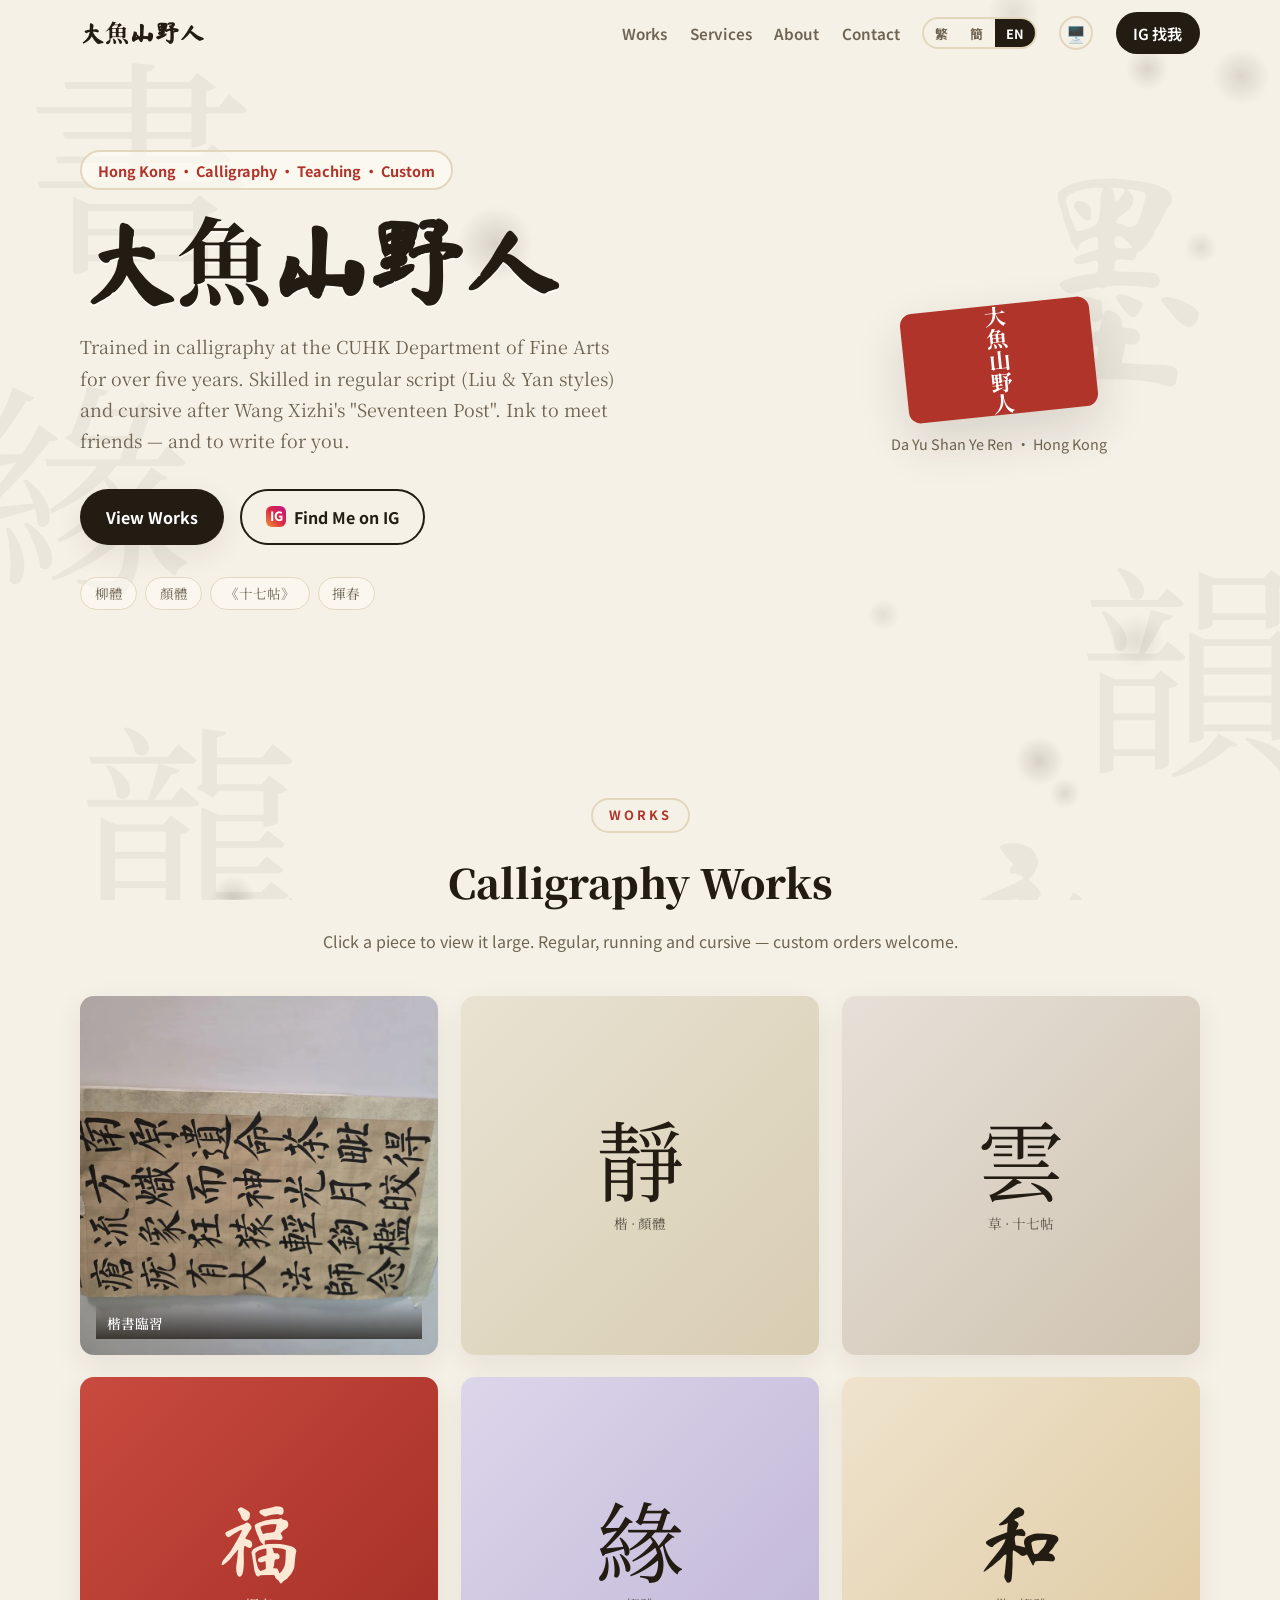
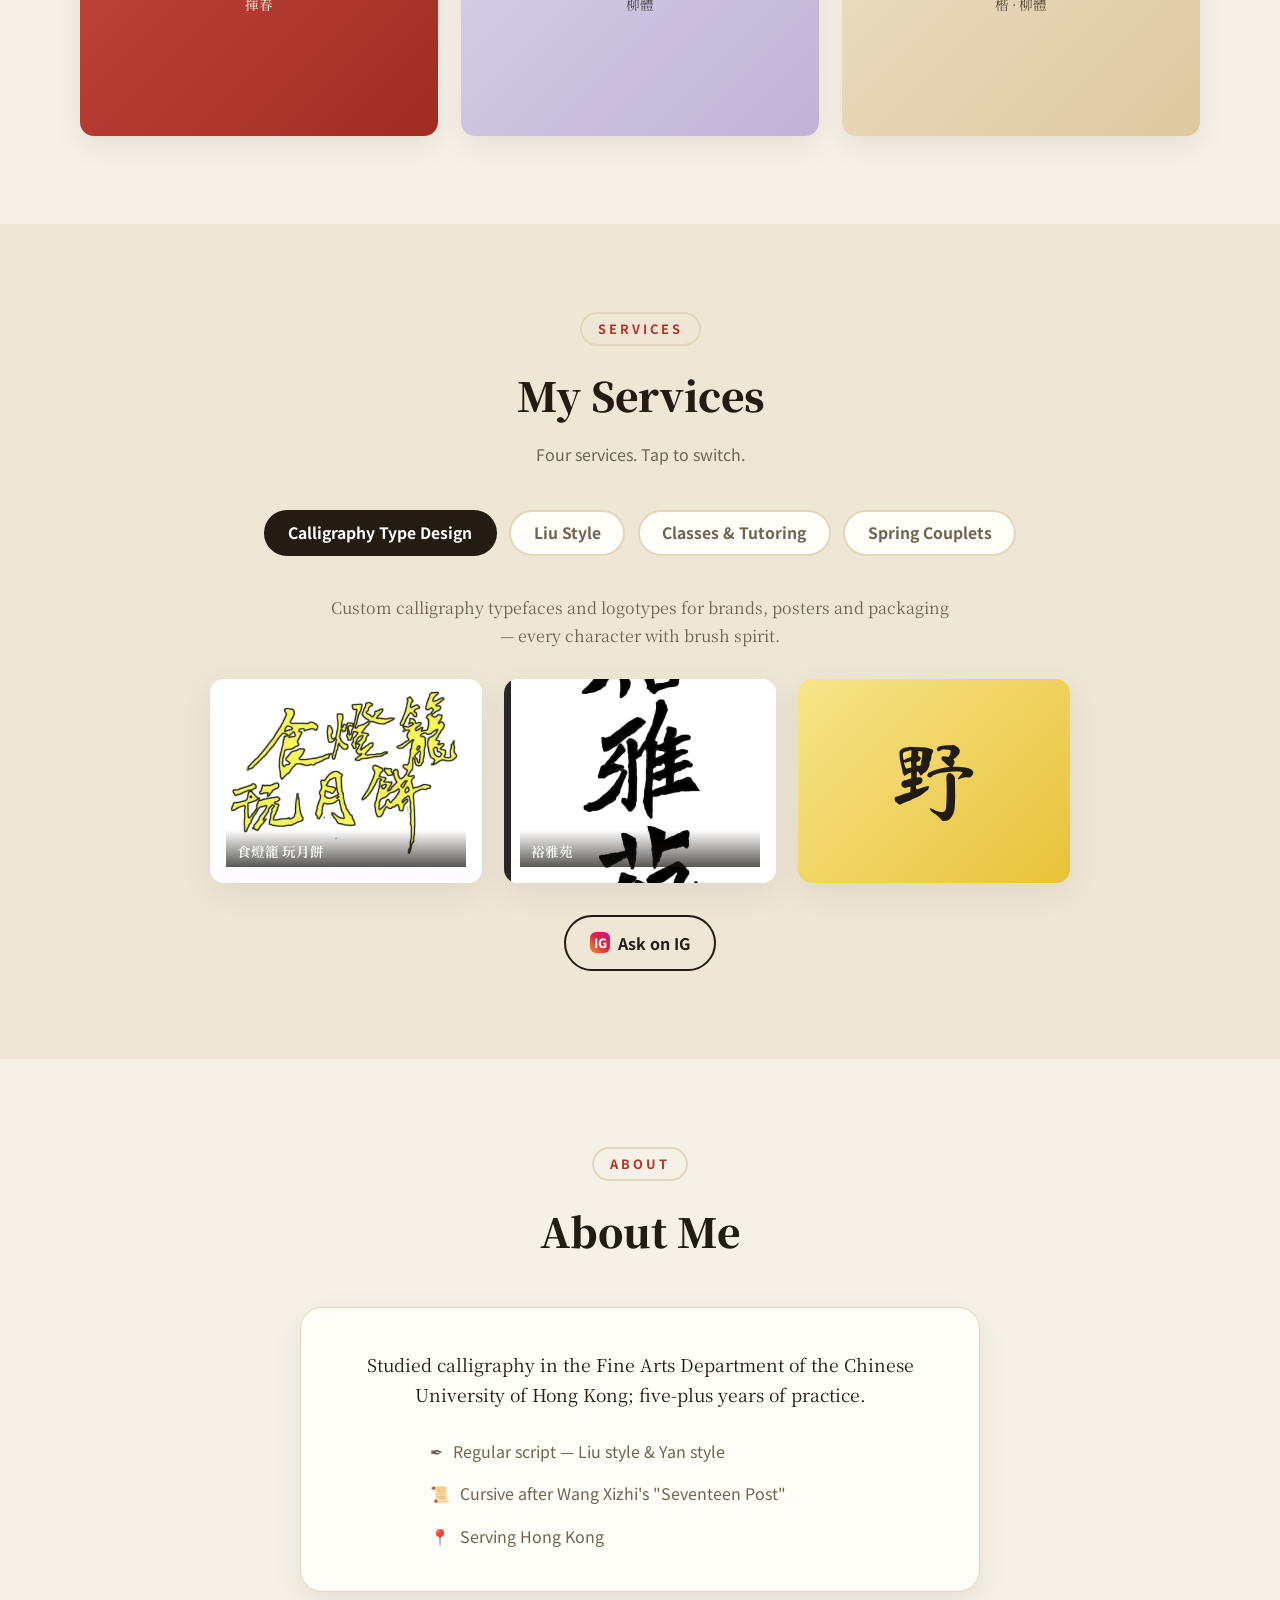
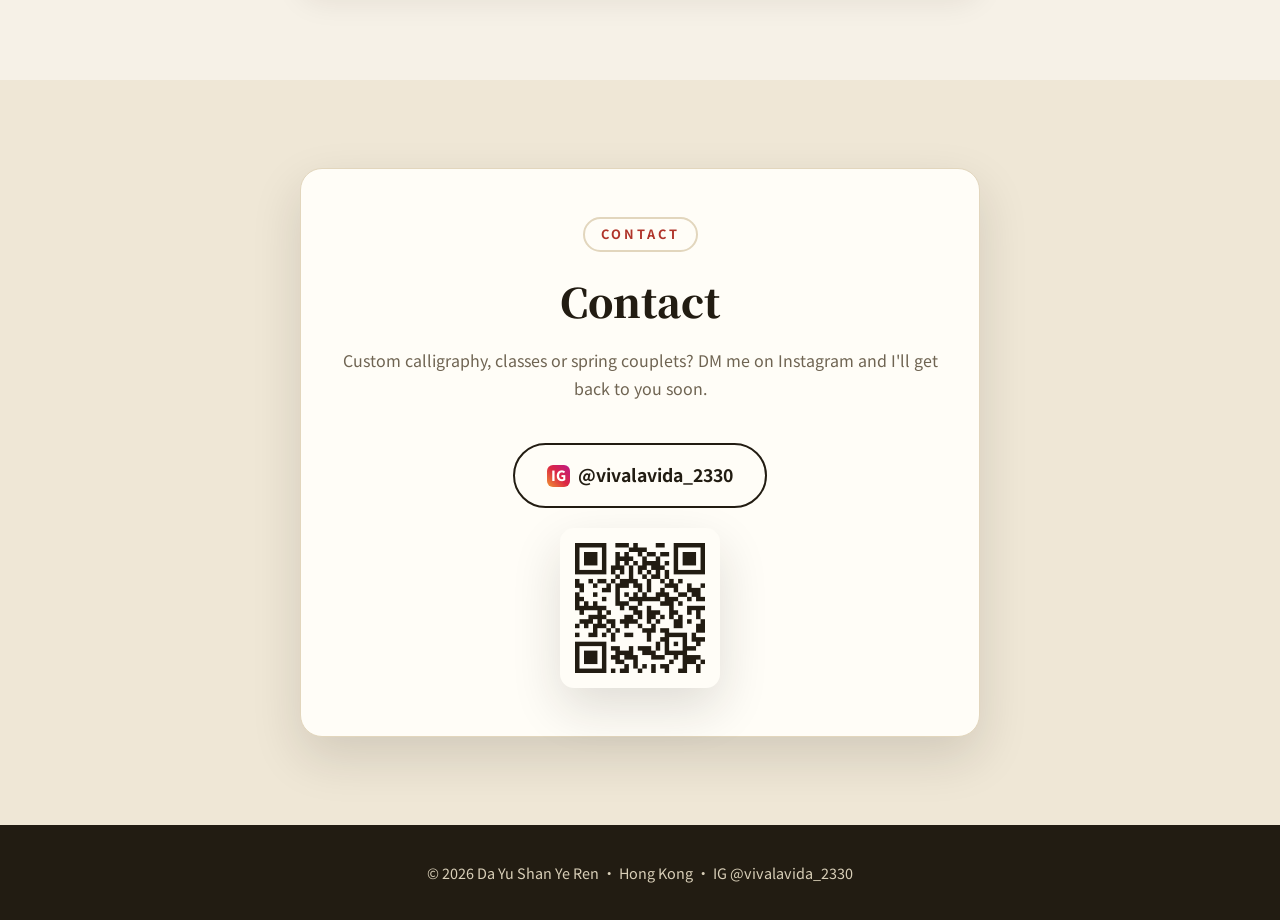
<file: index.html>
<!DOCTYPE html>
<html lang="zh-Hant" data-lang="zh-Hant">
<head>
  <meta charset="UTF-8" />
  <meta name="viewport" content="width=device-width, initial-scale=1.0" />
  <meta name="theme-color" content="#f6f1e7" />
  <title data-i18n="meta.title">大魚山野人 · 香港書法家</title>
  <meta name="description" content="大魚山野人——香港書法家,中大藝術系研習書法五年,擅柳體、顏體與草書《十七帖》,提供書法字體設計、柳體楷書、輔導班與揮春服務。IG @vivalavida_2330" />
  <meta name="robots" content="index, follow" />
  <link rel="canonical" href="https://liliyuen3721-max.github.io/shufa-homepage/" />
  <!-- Open Graph(分享到微信/IG/WhatsApp 的預覽) -->
  <meta property="og:type" content="website" />
  <meta property="og:site_name" content="大魚山野人" />
  <meta property="og:title" content="大魚山野人 · 香港書法家" />
  <meta property="og:description" content="中大藝術系研習書法五年,擅柳體、顏體與草書《十七帖》;提供書法字體設計、柳體楷書、輔導班與揮春。IG @vivalavida_2330" />
  <meta property="og:url" content="https://liliyuen3721-max.github.io/shufa-homepage/" />
  <meta property="og:image" content="https://liliyuen3721-max.github.io/shufa-homepage/assets/works-kaishu.webp" />
  <meta property="og:locale" content="zh_HK" />
  <meta name="twitter:card" content="summary_large_image" />
  <meta name="twitter:title" content="大魚山野人 · 香港書法家" />
  <meta name="twitter:description" content="香港書法家,擅柳體、顏體與草書《十七帖》,提供書法字體設計、輔導班與揮春服務。" />
  <meta name="twitter:image" content="https://liliyuen3721-max.github.io/shufa-homepage/assets/works-kaishu.webp" />
  <!-- 結構化數據:讓搜索引擎識別為「個人/藝術家」 -->
  <script type="application/ld+json">
  {
    "@context": "https://schema.org",
    "@type": "Person",
    "name": "大魚山野人",
    "alternateName": "Da Yu Shan Ye Ren",
    "description": "香港書法家,中大藝術系研習書法五年,擅柳體、顏體與草書《十七帖》。",
    "knowsAbout": ["書法", "楷書", "柳體", "顏體", "草書", "王羲之十七帖", "揮春"],
    "sameAs": ["https://www.instagram.com/vivalavida_2330"],
    "address": { "@type": "PostalAddress", "addressLocality": "香港", "addressCountry": "HK" }
  }
  </script>
  <link rel="icon" href="favicon.svg?v=3" type="image/svg+xml" />
  <link rel="preconnect" href="https://fonts.googleapis.com" />
  <link rel="preconnect" href="https://fonts.gstatic.com" crossorigin />
  <link href="https://fonts.googleapis.com/css2?family=Ma+Shan+Zheng&family=Noto+Serif+SC:wght@500;700;900&family=Noto+Sans+SC:wght@400;500;700&display=swap" rel="stylesheet" />
  <link rel="stylesheet" href="css/style.css?v=3" />
</head>
<body>

  <!-- 墨暈染畫布 + 背景書法字裝飾 -->
  <canvas id="inkCanvas" aria-hidden="true"></canvas>
  <div class="bg-chars" id="bgChars" aria-hidden="true">
    <span class="bg-char" data-speed="-0.12">書</span>
    <span class="bg-char" data-speed="-0.22">墨</span>
    <span class="bg-char" data-speed="-0.08">緣</span>
    <span class="bg-char" data-speed="-0.18">韻</span>
    <span class="bg-char" data-speed="-0.06">龍</span>
    <span class="bg-char" data-speed="-0.26">永</span>
  </div>

  <!-- ============ 導航 ============ -->
  <header class="nav" id="nav">
    <div class="nav-inner container">
      <a class="nav-logo" href="#top">大魚山野人</a>
      <nav class="nav-links" id="navLinks">
        <a href="#works" data-i18n="nav.works">作品</a>
        <a href="#services" data-i18n="nav.services">服務</a>
        <a href="#about" data-i18n="nav.about">關於</a>
        <a href="#contact" data-i18n="nav.contact">聯繫</a>
        <div class="lang-switch" role="group" aria-label="Language">
          <button class="lang-btn" data-lang="zh-Hant" aria-pressed="true">繁</button>
          <button class="lang-btn" data-lang="zh-Hans" aria-pressed="false">簡</button>
          <button class="lang-btn" data-lang="en" aria-pressed="false">EN</button>
        </div>
        <button class="theme-btn" id="themeToggle" aria-label="主題:跟隨系統" title="主題:跟隨系統(點擊切換)">🖥️</button>
        <a class="nav-cta" href="https://www.instagram.com/vivalavida_2330" target="_blank" rel="noopener">IG 找我</a>
      </nav>
      <button class="nav-toggle" id="navToggle" aria-label="Menu" aria-expanded="false">
        <span></span><span></span><span></span>
      </button>
    </div>
  </header>

  <main id="top">
    <!-- ============ Hero ============ -->
    <section class="hero">
      <div class="container hero-inner">
        <div class="hero-copy reveal">
          <span class="hero-badge" data-i18n="hero.badge">香港 · 書法 · 教學 · 客製</span>
          <h1 class="hero-title">
            <span class="hero-name">大魚山野人</span>
          </h1>
          <p class="hero-sub" data-i18n="hero.sub">
            中大藝術系研習書法五年以上,擅楷書柳體、顏體,草書師法王羲之《十七帖》。以筆墨會友,亦可為你而寫。
          </p>
          <div class="hero-actions">
            <a class="btn btn-primary" href="#works" data-i18n="hero.cta.works">看作品</a>
            <a class="btn btn-ig" href="https://www.instagram.com/vivalavida_2330" target="_blank" rel="noopener">
              <span class="ig-icon">IG</span> <span data-i18n="hero.cta.ig">IG 找我</span>
            </a>
          </div>
          <div class="hero-tags">
            <span>柳體</span><span>顏體</span><span>《十七帖》</span><span>揮春</span>
          </div>
        </div>
        <div class="hero-seal reveal">
          <div class="seal">大魚山野人</div>
          <p class="seal-caption" data-i18n="hero.seal">大魚山野人 · 香港</p>
        </div>
      </div>
    </section>

    <!-- ============ 作品集 ============ -->
    <section class="section" id="works">
      <div class="container">
        <div class="section-head reveal">
          <span class="kicker" data-i18n="nav.works">作品</span>
          <h2 data-i18n="section.works">書法作品</h2>
          <p data-i18n="section.works.sub">點擊作品查看大圖。楷、行、草兼備,亦可客製。</p>
        </div>
        <div class="gallery" id="gallery">
          <!-- 作品縮圖:佔位為書法字卡,朋友提供實拍後替換為 <img> -->
          <button class="work-tile tile-photo" data-img="assets/works-kaishu.webp" data-title="楷書臨習" data-desc="毛邊紙楷書臨習">
            <img src="assets/works-kaishu.webp" alt="楷書臨習" width="1200" height="900" loading="lazy" />
            <span class="tile-cap">楷書臨習</span>
          </button>
          <button class="work-tile tile-2" data-char="靜" data-title="楷書 · 靜" data-desc="顏體楷書">
            <span class="tile-char">靜</span><span class="tile-cap">楷 · 顏體</span>
          </button>
          <button class="work-tile tile-3" data-char="雲" data-title="行草 · 雲" data-desc="王羲之《十七帖》筆意">
            <span class="tile-char">雲</span><span class="tile-cap">草 · 十七帖</span>
          </button>
          <button class="work-tile tile-4" data-char="福" data-title="揮春 · 福" data-desc="紅紙手寫揮春">
            <span class="tile-char">福</span><span class="tile-cap">揮春</span>
          </button>
          <button class="work-tile tile-5" data-char="緣" data-title="柳體 · 緣" data-desc="柳體楷書">
            <span class="tile-char">緣</span><span class="tile-cap">柳體</span>
          </button>
          <button class="work-tile tile-6" data-char="和" data-title="楷書 · 和" data-desc="柳體楷書">
            <span class="tile-char">和</span><span class="tile-cap">楷 · 柳體</span>
          </button>
        </div>
      </div>
    </section>

    <!-- ============ 服務(四類切換) ============ -->
    <section class="section section-alt" id="services">
      <div class="container">
        <div class="section-head reveal">
          <span class="kicker" data-i18n="nav.services">服務</span>
          <h2 data-i18n="section.services">我的服務</h2>
          <p data-i18n="section.services.sub">四類服務,點按切換。</p>
        </div>

        <div class="cat-tabs reveal" role="tablist">
          <button class="cat-tab active" data-cat="font" role="tab" aria-selected="true" data-i18n="cat.font.title">書法字體設計</button>
          <button class="cat-tab" data-cat="liu" role="tab" aria-selected="false" data-i18n="cat.liu.title">柳體</button>
          <button class="cat-tab" data-cat="tutor" role="tab" aria-selected="false" data-i18n="cat.tutor.title">輔導班</button>
          <button class="cat-tab" data-cat="chunlian" role="tab" aria-selected="false" data-i18n="cat.chunlian.title">揮春</button>
        </div>

        <!-- 書法字體設計 -->
        <section class="cat-panel active" data-panel="font" role="tabpanel">
          <p class="cat-desc" data-i18n="cat.font.desc">為品牌、海報、包裝設計書法字體與字標,讓每個字都有筆意。</p>
          <div class="cat-grid">
            <button class="work-tile tile-photo" data-img="assets/design-lantern.webp" data-title="食燈籠 玩月餅" data-desc="書法字體設計">
              <img src="assets/design-lantern.webp" alt="食燈籠 玩月餅" width="900" height="1080" loading="lazy" />
              <span class="tile-cap">食燈籠 玩月餅</span>
            </button>
            <button class="work-tile tile-photo" data-img="assets/design-mansion.webp" data-title="裕雅苑" data-desc="字號 / 招牌書法">
              <img src="assets/design-mansion.webp" alt="裕雅苑" width="465" height="779" loading="lazy" />
              <span class="tile-cap">裕雅苑</span>
            </button>
            <button class="work-tile tile-y" data-char="野" data-title="字體設計 · 野" data-desc="黃色底書法字標"><span class="tile-char">野</span></button>
          </div>
          <a class="btn btn-ig" href="https://www.instagram.com/vivalavida_2330" target="_blank" rel="noopener">
            <span class="ig-icon">IG</span> <span data-i18n="cat.cta">IG 查詢</span>
          </a>
        </section>

        <!-- 柳體 -->
        <section class="cat-panel" data-panel="liu" role="tabpanel">
          <p class="cat-desc" data-i18n="cat.liu.desc">楷書宗柳公權——端正剛勁,骨力遒健,宜牌匾、字帖與正式書寫。</p>
          <div class="cat-grid">
            <button class="work-tile tile-liu" data-char="柳" data-title="柳體 · 柳" data-desc="柳體楷書"><span class="tile-char">柳</span></button>
            <button class="work-tile tile-liu" data-char="勁" data-title="柳體 · 勁" data-desc="柳體楷書"><span class="tile-char">勁</span></button>
            <button class="work-tile tile-liu" data-char="骨" data-title="柳體 · 骨" data-desc="柳體楷書"><span class="tile-char">骨</span></button>
          </div>
          <a class="btn btn-ig" href="https://www.instagram.com/vivalavida_2330" target="_blank" rel="noopener">
            <span class="ig-icon">IG</span> <span data-i18n="cat.cta">IG 查詢</span>
          </a>
        </section>

        <!-- 輔導班 -->
        <section class="cat-panel" data-panel="tutor" role="tabpanel">
          <p class="cat-desc" data-i18n="cat.tutor.desc">硬筆、軟筆書法教學,一對一或小班,線上線下皆可,歡迎查詢。</p>
          <div class="cat-grid">
            <button class="work-tile tile-tutor" data-char="教" data-title="教學 · 教" data-desc="課堂示範"><span class="tile-char">教</span></button>
            <button class="work-tile tile-tutor" data-char="學" data-title="教學 · 學" data-desc="學生作品"><span class="tile-char">學</span></button>
          </div>
          <a class="btn btn-ig" href="https://www.instagram.com/vivalavida_2330" target="_blank" rel="noopener">
            <span class="ig-icon">IG</span> <span data-i18n="cat.cta">IG 查詢</span>
          </a>
        </section>

        <!-- 揮春 -->
        <section class="cat-panel" data-panel="chunlian" role="tabpanel">
          <p class="cat-desc" data-i18n="cat.chunlian.desc">每年歲末接寫揮春(春聯),紅紙手寫,過年更有年味。</p>
          <div class="cat-grid">
            <button class="work-tile tile-red" data-char="福" data-title="揮春 · 福" data-desc="紅紙揮春"><span class="tile-char">福</span></button>
            <button class="work-tile tile-red" data-char="滿" data-title="揮春 · 滿" data-desc="紅紙揮春"><span class="tile-char">滿</span></button>
            <button class="work-tile tile-red" data-char="春" data-title="揮春 · 春" data-desc="紅紙揮春"><span class="tile-char">春</span></button>
          </div>
          <a class="btn btn-ig" href="https://www.instagram.com/vivalavida_2330" target="_blank" rel="noopener">
            <span class="ig-icon">IG</span> <span data-i18n="cat.cta">IG 查詢</span>
          </a>
        </section>
      </div>
    </section>

    <!-- ============ 關於 ============ -->
    <section class="section" id="about">
      <div class="container">
        <div class="section-head reveal">
          <span class="kicker" data-i18n="nav.about">關於</span>
          <h2 data-i18n="about.title">關於我</h2>
        </div>
        <div class="about-card reveal">
          <p data-i18n="about.desc">於香港中文大學藝術系研習書法,至今五年以上。</p>
          <ul class="about-list">
            <li>✒️ <span data-i18n="about.l1">擅長楷書 —— 柳體、顏體</span></li>
            <li>📜 <span data-i18n="about.l2">草書師法王羲之《十七帖》</span></li>
            <li>📍 <span data-i18n="about.l3">服務地區:香港</span></li>
          </ul>
        </div>
      </div>
    </section>

    <!-- ============ 聯繫 ============ -->
    <section class="section section-alt" id="contact">
      <div class="container">
        <div class="contact-card reveal">
          <div class="section-head">
            <span class="kicker" data-i18n="nav.contact">聯繫</span>
            <h2 data-i18n="contact.title">聯絡我</h2>
            <p data-i18n="contact.desc">想訂製書法、報名課程或預訂揮春?IG 私訊我,會盡快回覆。</p>
          </div>
          <div class="contact-ig">
            <a class="btn btn-ig btn-big" href="https://www.instagram.com/vivalavida_2330" target="_blank" rel="noopener">
              <span class="ig-icon">IG</span> @vivalavida_2330
            </a>
            <img class="qr-img" src="assets/ig-qr.png" alt="IG 二維碼 @vivalavida_2330" width="150" height="150" loading="lazy" />
          </div>
        </div>
      </div>
    </section>
  </main>

  <footer class="footer">
    <div class="container">
      <p data-i18n="footer">© 2025 大魚山野人 · 香港 · IG @vivalavida_2330</p>
    </div>
  </footer>

  <button class="to-top" id="toTop" aria-label="回到頂部">↑</button>

  <!-- ============ Lightbox ============ -->
  <div class="lightbox" id="lightbox" hidden>
    <button class="lb-close" id="lbClose" aria-label="Close">✕</button>
    <button class="lb-nav lb-prev" id="lbPrev" aria-label="Previous">‹</button>
    <figure class="lb-stage" id="lbStage">
      <div class="lb-tile" id="lbTile"></div>
      <figcaption class="lb-cap" id="lbCap"></figcaption>
    </figure>
    <button class="lb-nav lb-next" id="lbNext" aria-label="Next">›</button>
  </div>

  <script src="js/i18n.js?v=3"></script>
  <script src="js/main.js?v=3"></script>
</body>
</html>
</file>
<file: css/style.css>
/* =========================================================
   大魚山野人 · 書法個人站
   現代簡約 + 書法裝飾 · 純靜態零構建
   改 :root 變量即可換整套配色
   ========================================================= */

:root {
  /* 语义配色(普通/浅色模式默认) */
  --bg: #f6f1e7;
  --bg-alt: #efe7d6;
  --surface: #fffdf7;
  --text: #221c12;
  --text-muted: #6f6452;
  --border: #e2d6bd;
  --accent: #b0342a;
  --tile-ink: #221c12;      /* 浅底字卡上的墨字(两种主题都保持深墨) */
  --btn-bg: #221c12;
  --btn-bg-hover: #000000;
  --btn-text: #ffffff;
  --footer-bg: #221c12;
  --footer-text: #d9cfb8;
  --nav-bg: rgba(246, 241, 231, 0.9);
  --shadow: 0 10px 30px rgba(34, 28, 18, 0.08);
  --shadow-lg: 0 20px 50px rgba(34, 28, 18, 0.14);
  /* 兼容旧变量名(映射到语义变量) */
  --paper: var(--bg);
  --paper-2: var(--bg-alt);
  --card: var(--surface);
  --ink: var(--text);
  --muted: var(--text-muted);
  --line: var(--border);
  --red: var(--accent);
  --red-deep: #8f241c;
  --gold: #c9a227;
  --seal: #b0342a;
  --radius: 14px;
  --radius-lg: 22px;
  --nav-h: 66px;
  --container: 1120px;
  --font-title: "Ma Shan Zheng", "Noto Serif SC", serif;
  --font-serif: "Noto Serif SC", serif;
  --font-sans: "Noto Sans SC", "Microsoft YaHei", system-ui, sans-serif;
}

/* ---------- 暗黑模式 ---------- */
html[data-theme="dark"] {
  --bg: #14110c;
  --bg-alt: #1b1710;
  --surface: #221d14;
  --text: #ece3cf;
  --text-muted: #a99e88;
  --border: #3a3326;
  --accent: #d05a4e;
  --tile-ink: #221c12;      /* 字卡浅底保持不变,墨字清晰 */
  --btn-bg: #ece3cf;
  --btn-bg-hover: #ffffff;
  --btn-text: #221c12;
  --footer-bg: #0e0c08;
  --footer-text: #b8ac92;
  --nav-bg: rgba(20, 17, 12, 0.9);
  --shadow: 0 10px 30px rgba(0, 0, 0, 0.35);
  --shadow-lg: 0 20px 50px rgba(0, 0, 0, 0.5);
}

* { margin: 0; padding: 0; box-sizing: border-box; }

html { scroll-behavior: smooth; scroll-padding-top: calc(var(--nav-h) + 14px); }

body {
  font-family: var(--font-sans);
  background: var(--paper);
  color: var(--ink);
  line-height: 1.75;
  overflow-x: hidden;
  position: relative;
}

a { color: inherit; text-decoration: none; }
button { font-family: inherit; cursor: pointer; }
ul { list-style: none; }

.container { width: min(var(--container), 92%); margin-inline: auto; }

/* ---------- 墨暈染畫布(固定背景層) ---------- */
#inkCanvas {
  position: fixed;
  inset: 0;
  width: 100%;
  height: 100%;
  z-index: -2;
  pointer-events: none;
}

/* ---------- 背景書法字裝飾 ---------- */
.bg-chars { position: fixed; inset: 0; z-index: -1; pointer-events: none; overflow: hidden; }
.bg-char {
  position: absolute;
  font-family: var(--font-title);
  font-size: clamp(6rem, 18vw, 16rem);
  color: var(--ink);
  opacity: 0.05;
  user-select: none;
  line-height: 1;
  will-change: transform;
}
.bg-char:nth-child(1) { top: 6%; left: 2%; }
.bg-char:nth-child(2) { top: 18%; right: 4%; }
.bg-char:nth-child(3) { top: 42%; left: -3%; }
.bg-char:nth-child(4) { top: 62%; right: -2%; }
.bg-char:nth-child(5) { top: 80%; left: 6%; }
.bg-char:nth-child(6) { top: 92%; right: 10%; }

/* ---------- 按鈕 ---------- */
.btn {
  display: inline-flex;
  align-items: center;
  gap: 0.5rem;
  padding: 0.75rem 1.5rem;
  border-radius: 999px;
  font-weight: 700;
  font-size: 1rem;
  border: 2px solid transparent;
  transition: transform 0.2s ease, box-shadow 0.2s ease, background 0.2s ease, color 0.2s ease;
}
.btn:hover { transform: translateY(-3px); }
.btn-primary { color: var(--btn-text); background: var(--btn-bg); box-shadow: var(--shadow); }
.btn-primary:hover { background: var(--btn-bg-hover); box-shadow: var(--shadow-lg); }
.btn-ig {
  color: var(--ink);
  border-color: var(--ink);
  background: transparent;
}
.btn-ig:hover { background: linear-gradient(45deg, #f09433, #e6683c 25%, #dc2743 50%, #cc2366 75%, #bc1888); color: #fff; border-color: transparent; }
.btn-big { padding: 0.95rem 2rem; font-size: 1.1rem; }
.ig-icon {
  display: inline-flex; align-items: center; justify-content: center;
  width: 1.6em; height: 1.6em; border-radius: 6px;
  background: linear-gradient(45deg, #f09433, #dc2743, #bc1888);
  color: #fff; font-weight: 800; font-size: 0.8em; letter-spacing: 0;
}

/* ---------- 導航 ---------- */
.nav { position: fixed; inset: 0 0 auto 0; height: var(--nav-h); z-index: 100; transition: background 0.3s, box-shadow 0.3s; }
.nav.scrolled { background: var(--nav-bg); backdrop-filter: blur(10px); box-shadow: 0 2px 18px rgba(0,0,0,0.08); }
.nav-inner { display: flex; align-items: center; justify-content: space-between; height: var(--nav-h); }
.nav-logo { font-family: var(--font-title); font-size: 1.5rem; font-weight: 700; letter-spacing: 1px; }
.nav-links { display: flex; gap: 1.4rem; align-items: center; font-weight: 600; font-size: 0.95rem; }
.nav-links > a { color: var(--muted); transition: color 0.2s; }
.nav-links > a:hover { color: var(--red); }
.nav-cta {
  color: var(--btn-text) !important; background: var(--btn-bg);
  padding: 0.5rem 1.1rem; border-radius: 999px;
}
.nav-cta:hover { color: #fff !important; background: var(--red); }
.lang-switch { display: flex; border: 2px solid var(--line); border-radius: 999px; overflow: hidden; }
.lang-btn { background: transparent; border: none; padding: 0.3rem 0.7rem; font-size: 0.8rem; font-weight: 700; color: var(--muted); }
.lang-btn[aria-pressed="true"] { background: var(--btn-bg); color: var(--btn-text); }
/* 主题切换按钮 */
.theme-btn {
  display: inline-flex; align-items: center; justify-content: center;
  width: 34px; height: 34px; border-radius: 50%;
  border: 2px solid var(--line); background: transparent;
  font-size: 1rem; line-height: 1; color: var(--text);
  transition: background 0.25s ease, border-color 0.25s ease;
}
.theme-btn:hover { border-color: var(--accent); }
.nav-toggle { display: none; background: none; border: none; gap: 5px; }
.nav-toggle span { display: block; width: 22px; height: 2px; background: var(--ink); border-radius: 2px; }

/* ---------- Hero ---------- */
.hero { position: relative; padding: calc(var(--nav-h) + 84px) 0 100px; overflow: hidden; }
.hero-inner { display: grid; grid-template-columns: 1.25fr 0.75fr; gap: 3rem; align-items: center; }
.hero-badge {
  display: inline-block;
  border: 2px solid var(--line); border-radius: 999px;
  padding: 0.35rem 1rem; font-size: 0.9rem; font-weight: 700; color: var(--red);
  background: rgba(255,253,247,0.6);
}
.hero-title { margin: 1.2rem 0 1rem; }
.hero-name {
  font-family: var(--font-title);
  font-size: clamp(3.2rem, 9vw, 6rem);
  line-height: 1.1;
  color: var(--ink);
  text-shadow: 0 2px 0 rgba(255,253,247,0.8);
}
.hero-sub { font-family: var(--font-serif); font-size: 1.12rem; color: var(--muted); max-width: 30em; }
.hero-actions { margin-top: 2rem; display: flex; gap: 1rem; flex-wrap: wrap; }
.hero-tags { display: flex; flex-wrap: wrap; gap: 0.5rem; margin-top: 2rem; }
.hero-tags span {
  font-family: var(--font-serif);
  border: 1px solid var(--line); border-radius: 999px;
  padding: 0.25rem 0.85rem; font-size: 0.85rem; color: var(--muted);
  background: rgba(255,253,247,0.5);
}

/* 印章 */
.hero-seal { display: flex; flex-direction: column; align-items: center; gap: 1rem; }
.seal {
  font-family: var(--font-serif);
  width: min(190px, 55vw); aspect-ratio: 1;
  display: flex; align-items: center; justify-content: center;
  text-align: center;
  background: var(--seal);
  color: #fff;
  border-radius: 12px;
  font-size: 1.35rem; font-weight: 700; line-height: 1.5;
  box-shadow: var(--shadow-lg);
  writing-mode: vertical-rl;
  transform: rotate(-6deg);
  transition: transform 0.3s ease;
}
.seal:hover { transform: rotate(-2deg) scale(1.03); }
.seal-caption { color: var(--muted); font-size: 0.9rem; }

/* ---------- 通用板塊 ---------- */
.section { padding: 88px 0; }
.section-alt { background: var(--paper-2); }
.section-head { text-align: center; max-width: 640px; margin: 0 auto 2.6rem; }
.kicker {
  display: inline-block; font-size: 0.8rem; font-weight: 700; letter-spacing: 3px;
  color: var(--red); text-transform: uppercase;
  border: 2px solid var(--line); border-radius: 999px; padding: 0.25rem 1rem; margin-bottom: 0.9rem;
}
.section-head h2 { font-family: var(--font-serif); font-size: clamp(1.8rem, 4vw, 2.5rem); font-weight: 900; }
.section-head p { color: var(--muted); margin-top: 0.6rem; }

/* ---------- 作品集 ---------- */
.gallery { display: grid; grid-template-columns: repeat(3, 1fr); gap: 1.4rem; }
.work-tile {
  position: relative;
  border: none;
  border-radius: var(--radius);
  overflow: hidden;
  aspect-ratio: 1;
  display: flex; flex-direction: column; align-items: center; justify-content: center; gap: 0.4rem;
  box-shadow: var(--shadow);
  transition: transform 0.25s ease, box-shadow 0.25s ease;
  padding: 1rem;
}
.work-tile:hover { transform: translateY(-6px) scale(1.02); box-shadow: var(--shadow-lg); }
.tile-char { font-family: var(--font-title); font-size: clamp(3.4rem, 8vw, 5.5rem); line-height: 1; color: var(--tile-ink); }
.tile-cap { font-family: var(--font-serif); font-size: 0.85rem; color: rgba(34,28,18,0.7); }

/* 真實作品圖瓦片 */
.tile-photo img { position: absolute; inset: 0; width: 100%; height: 100%; object-fit: cover; }
.tile-photo .tile-cap {
  position: relative; z-index: 1; margin-top: auto;
  width: 100%; padding: 0.7rem 0.7rem 0.35rem;
  color: #fff; font-weight: 600; text-align: left;
  background: linear-gradient(transparent, rgba(20,16,10,0.7));
}

/* 字卡底色 */
.tile-1 { background: linear-gradient(135deg, #f3ead7, #e9d9b8); }
.tile-2 { background: linear-gradient(135deg, #e8e2d2, #d8cdb2); }
.tile-3 { background: linear-gradient(135deg, #e6e0d8, #cfc3b0); }
.tile-4 { background: linear-gradient(135deg, #c94a3f, #a02c24); }
.tile-4 .tile-char, .tile-4 .tile-cap { color: #fbe9d6; }
.tile-5 { background: linear-gradient(135deg, #dcd6ea, #bfb3d6); }
.tile-6 { background: linear-gradient(135deg, #efe3cd, #ddc89e); }
.tile-y { background: linear-gradient(135deg, #f7e58a, #e8c23a); }
.tile-liu { background: linear-gradient(135deg, #f0e7d2, #cfbd97); }
.tile-tutor { background: linear-gradient(135deg, #d9ebdd, #a9cfb3); }
.tile-red { background: linear-gradient(135deg, #d34a40, #a02c24); }
.tile-red .tile-char, .tile-red .tile-cap { color: #fbe9d6; }

/* ---------- 服務切換 ---------- */
.cat-tabs {
  display: flex; flex-wrap: wrap; justify-content: center; gap: 0.8rem; margin-bottom: 2.4rem;
}
.cat-tab {
  border: 2px solid var(--line); background: var(--card); color: var(--muted);
  border-radius: 999px; padding: 0.6rem 1.4rem; font-size: 0.98rem; font-weight: 700;
  transition: all 0.25s ease;
}
.cat-tab:hover { border-color: var(--ink); color: var(--ink); transform: translateY(-2px); }
.cat-tab.active { background: var(--btn-bg); color: var(--btn-text); border-color: var(--btn-bg); }

.cat-panel { display: none; animation: fadeUp 0.4s ease; }
.cat-panel.active { display: block; }
@keyframes fadeUp { from { opacity: 0; transform: translateY(14px); } to { opacity: 1; transform: none; } }
.cat-desc { text-align: center; max-width: 620px; margin: 0 auto 1.8rem; color: var(--muted); font-family: var(--font-serif); }
.cat-grid { display: grid; grid-template-columns: repeat(3, 1fr); gap: 1.4rem; max-width: 860px; margin: 0 auto 2rem; }
.cat-grid .work-tile { aspect-ratio: 4 / 3; }
.cat-panel .btn { display: flex; margin: 0 auto; width: fit-content; }

/* ---------- 關於 ---------- */
.about-card {
  background: var(--card); border: 1px solid var(--line);
  border-radius: var(--radius-lg); padding: 2.6rem;
  box-shadow: var(--shadow);
  max-width: 680px; margin: 0 auto;
  text-align: center;
}
.about-card p { font-family: var(--font-serif); font-size: 1.1rem; }
.about-list { margin-top: 1.6rem; display: flex; flex-direction: column; gap: 0.9rem; text-align: left; max-width: 420px; margin-inline: auto; }
.about-list li { display: flex; gap: 0.6rem; align-items: flex-start; color: var(--muted); }

/* ---------- 聯繫 ---------- */
.contact-card {
  background: var(--card); border: 1px solid var(--line);
  border-radius: var(--radius-lg); padding: 3rem 2rem;
  box-shadow: var(--shadow-lg);
  max-width: 680px; margin: 0 auto; text-align: center;
}
.contact-ig { display: flex; flex-direction: column; align-items: center; gap: 1.2rem; margin-top: 1rem; }
.qr-img {
  width: 160px; height: 160px;
  border-radius: var(--radius);
  border: 6px solid var(--card);
  box-shadow: var(--shadow-lg);
  background: var(--card);
}

/* ---------- 返回頂部 ---------- */
.to-top {
  position: fixed; right: 1.3rem; bottom: 1.3rem; z-index: 90;
  width: 46px; height: 46px; border-radius: 50%;
  border: 2px solid var(--line); background: var(--card); color: var(--ink);
  font-size: 1.2rem; box-shadow: var(--shadow);
  opacity: 0; visibility: hidden; transform: translateY(12px);
  transition: all 0.3s ease;
}
.to-top.show { opacity: 1; visibility: visible; transform: none; }
.to-top:hover { background: var(--btn-bg); color: var(--btn-text); border-color: var(--btn-bg); }

html[data-theme="dark"] .hero-name { text-shadow: 0 2px 0 rgba(0,0,0,0.5); }
html[data-theme="dark"] .hero-badge { background: rgba(34,29,20,0.6); }
html[data-theme="dark"] .hero-tags span {
  color: var(--text);
  border-color: rgba(236, 227, 207, 0.22);
  background: #0f0d09;
}

/* ---------- 頁腳 ---------- */
.footer { background: var(--footer-bg); color: var(--footer-text); padding: 2.2rem 0; text-align: center; font-size: 0.9rem; }

/* ---------- Lightbox ---------- */
.lightbox {
  position: fixed; inset: 0; z-index: 200;
  background: rgba(20, 16, 10, 0.92);
  display: flex; align-items: center; justify-content: center;
  overflow-y: auto; overscroll-behavior: contain;
  animation: fadeIn 0.25s ease;
}
/* 內容過高時安全居中(短視口也能滾動到關閉鍵) */
@supports (align-items: safe center) {
  .lightbox { align-items: safe center; }
}
.lightbox[hidden] { display: none; }
@keyframes fadeIn { from { opacity: 0; } to { opacity: 1; } }
.lb-stage { display: flex; flex-direction: column; align-items: center; gap: 0.8rem; max-width: 82vw; }
.lb-tile {
  width: min(560px, 82vw); aspect-ratio: 1;
  border-radius: var(--radius);
  display: flex; align-items: center; justify-content: center;
  font-family: var(--font-title);
  font-size: clamp(6rem, 24vw, 12rem);
  box-shadow: 0 20px 60px rgba(0,0,0,0.45);
  animation: zoomIn 0.3s ease;
  overflow: hidden;
}
.lb-tile img { width: 100%; height: 100%; object-fit: contain; }
.lb-tile.tile-photo { background: #1c1712; }
@keyframes zoomIn { from { opacity: 0; transform: scale(0.92); } to { opacity: 1; transform: none; } }
.lb-cap { color: #e8dfc9; text-align: center; }
.lb-cap b { font-family: var(--font-serif); font-size: 1.2rem; display: block; }
.lb-cap span { color: #b8ac92; font-size: 0.9rem; }
.lb-close {
  position: absolute; top: 1.2rem; right: 1.4rem;
  z-index: 10; pointer-events: auto; cursor: pointer;
  background: none; border: 2px solid rgba(255,255,255,0.5); color: #fff;
  width: 44px; height: 44px; border-radius: 50%; font-size: 1.1rem;
  transition: all 0.2s ease;
}
.lb-close:hover { background: var(--red); border-color: var(--red); transform: rotate(90deg); }
.lb-nav {
  position: absolute; top: 50%; transform: translateY(-50%);
  z-index: 10; cursor: pointer;
  background: none; border: 2px solid rgba(255,255,255,0.4); color: #fff;
  width: 50px; height: 50px; border-radius: 50%; font-size: 1.6rem; line-height: 1;
  transition: all 0.2s ease;
}
.lb-nav:hover { background: #fff; color: var(--ink); border-color: #fff; }
.lb-prev { left: 1.2rem; }
.lb-next { right: 1.2rem; }

/* ---------- 滾動出現 ---------- */
.reveal { opacity: 0; transform: translateY(26px); transition: opacity 0.7s ease, transform 0.7s ease; }
.reveal.visible { opacity: 1; transform: none; }
@media (prefers-reduced-motion: reduce) {
  .reveal { opacity: 1; transform: none; transition: none; }
  .seal, .cat-panel { animation: none; }
}

/* ---------- 響應式 ---------- */
@media (max-width: 900px) {
  .hero-inner { grid-template-columns: 1fr; text-align: center; }
  .hero-actions, .hero-tags { justify-content: center; }
  .hero-seal { order: -1; }
  .gallery, .cat-grid { grid-template-columns: repeat(2, 1fr); }
  .nav-links {
    position: fixed; top: var(--nav-h); right: 0; bottom: 0;
    width: min(300px, 82vw); flex-direction: column; align-items: flex-start;
    padding: 2rem; background: var(--card); box-shadow: -10px 0 30px rgba(34,28,18,0.15);
    transform: translateX(100%); transition: transform 0.3s ease;
    gap: 1.4rem;
  }
  .nav-links.open { transform: translateX(0); }
  .nav-toggle { display: flex; flex-direction: column; }
  .lang-switch { margin-left: 0; }
}
@media (max-width: 560px) {
  .gallery, .cat-grid { grid-template-columns: 1fr; }
  .section { padding: 60px 0; }
  .lb-nav { width: 40px; height: 40px; font-size: 1.2rem; }
}
</file>
